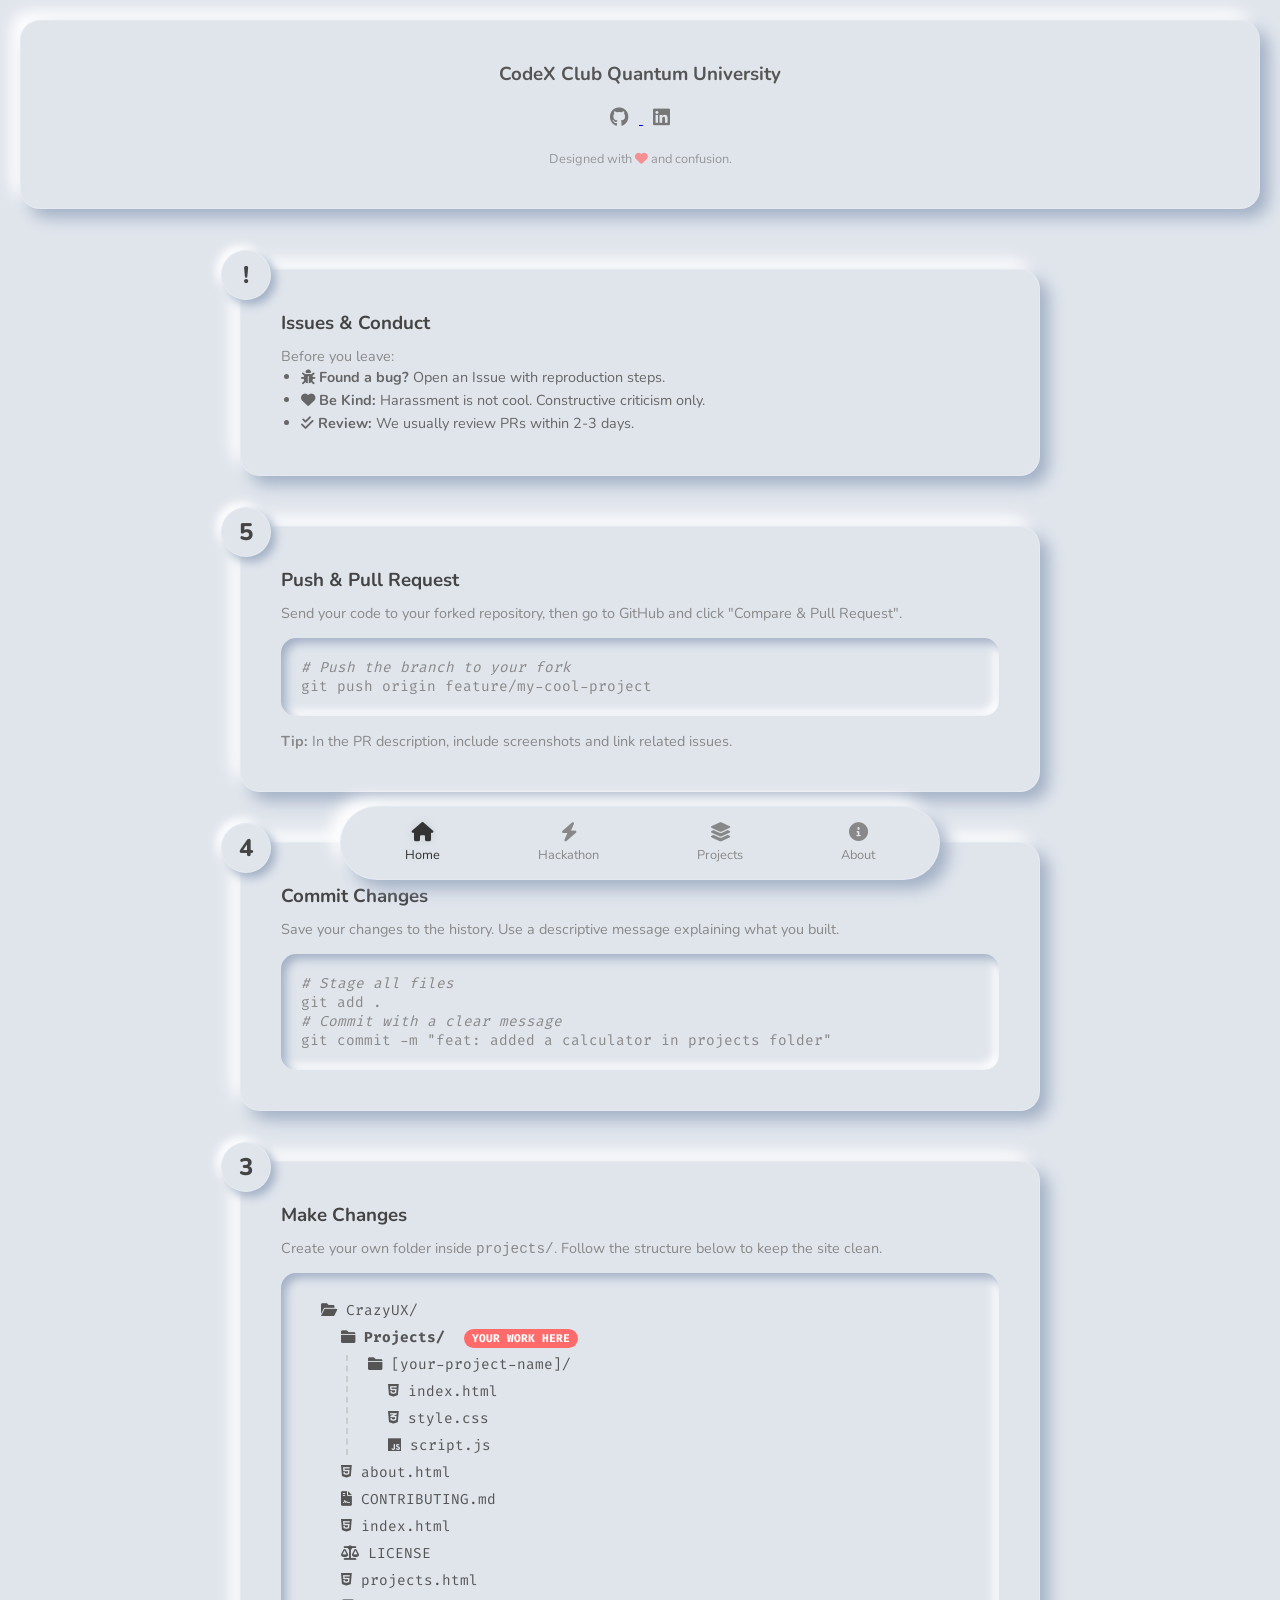
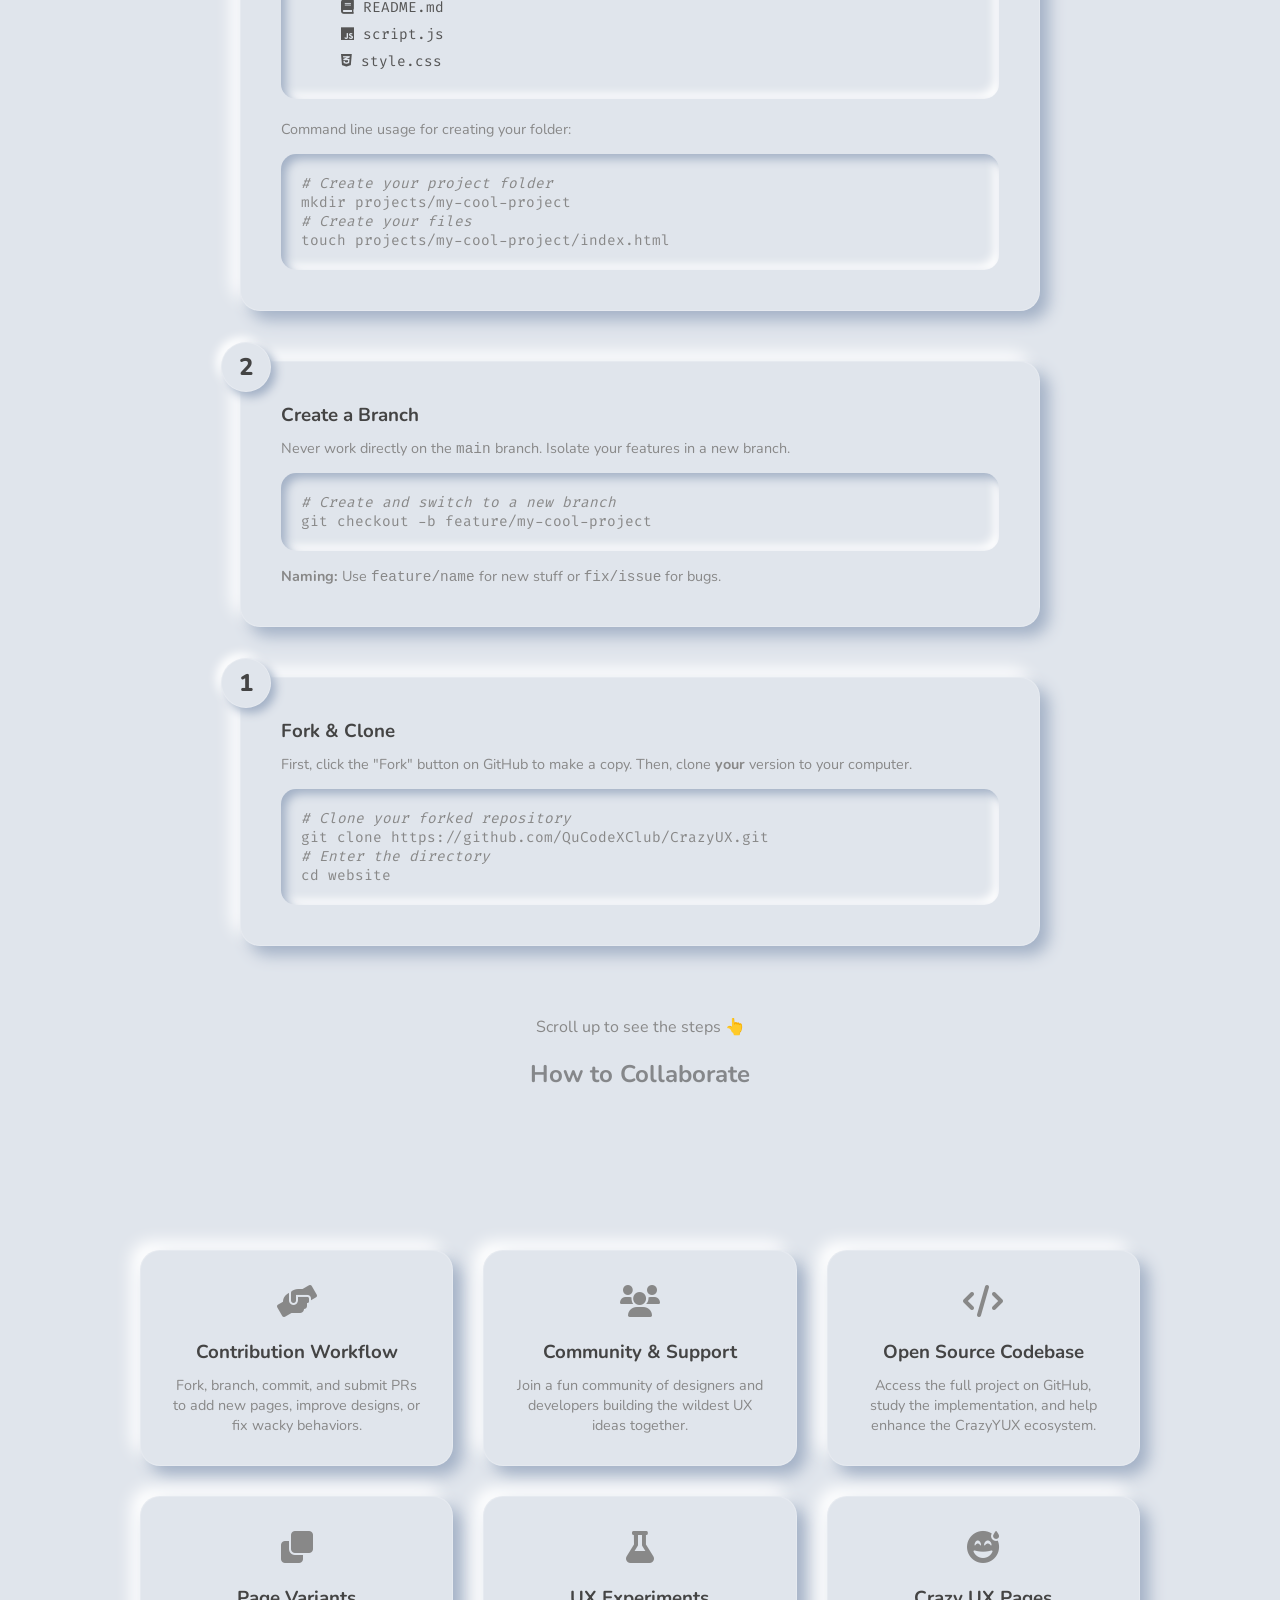
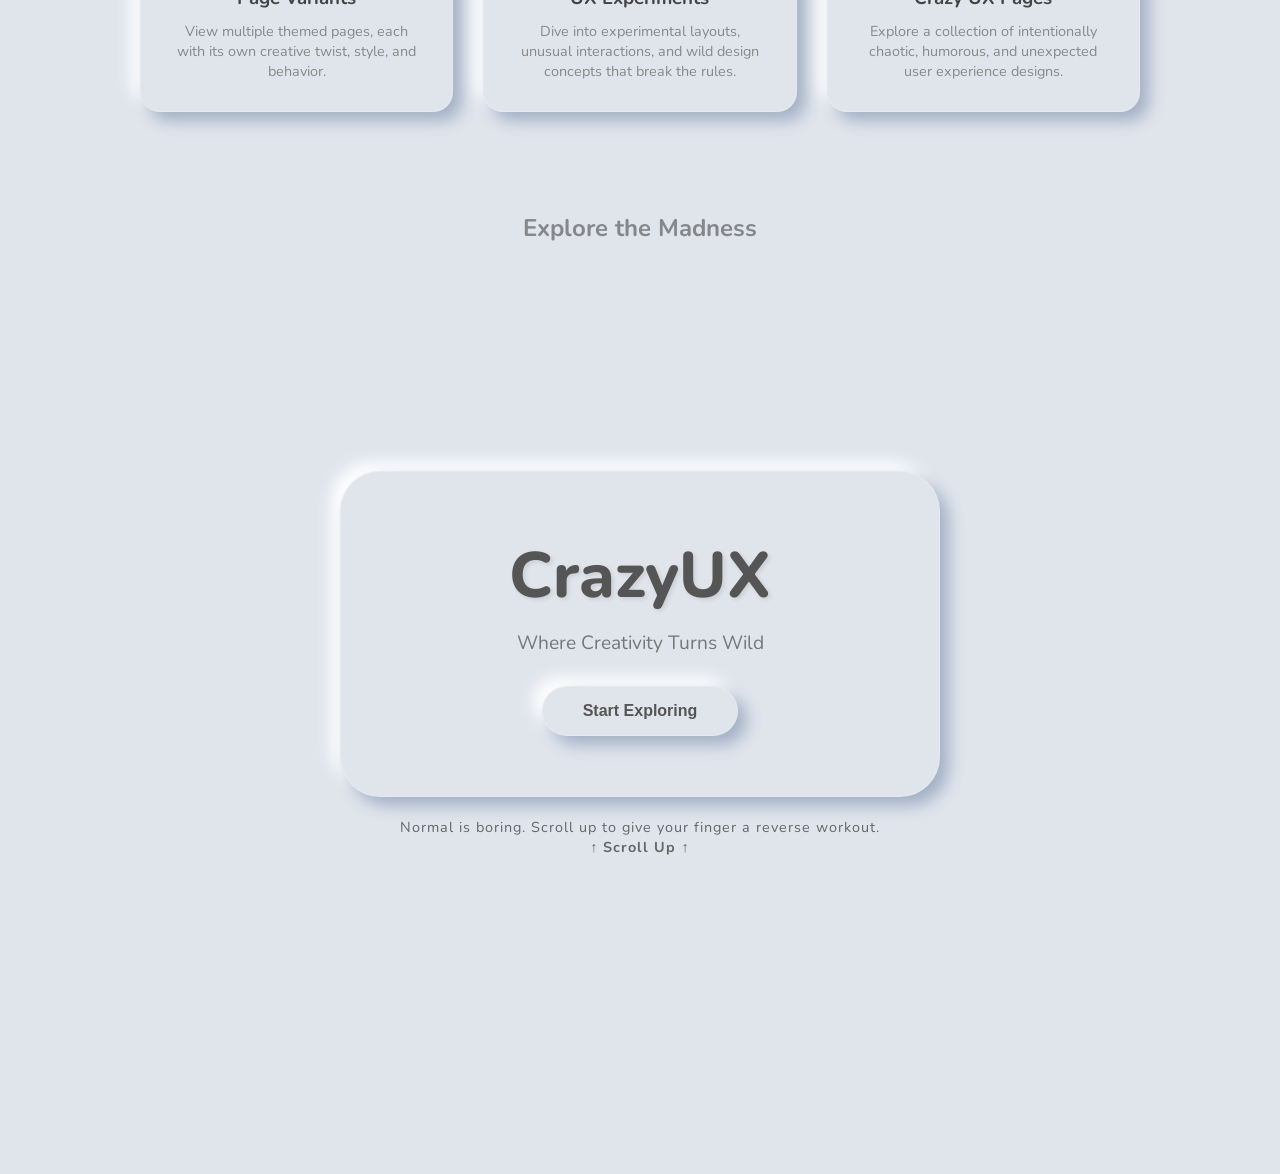
<file: index.html>
<!DOCTYPE html>
<html lang="en">

<head>
    <meta charset="UTF-8">
    <meta name="viewport" content="width=device-width, initial-scale=1.0">
    <meta name="description"
        content="CrazyUX - Where Creativity Turns Wild. Explore experimental UX designs, crazy user interfaces, and contribute your own creative web page to this open-source community project by CodeX Club Quantum University.">
    <meta name="keywords"
        content="CrazyUX, crazy UX, experimental UI, neumorphic design, open source, CodeX Club, Quantum University, web design, creative web, UX experiments">
    <meta name="robots" content="index, follow">
    <meta name="author" content="CodeX Club Quantum University">
    <meta name="publisher" content="CodeX Club Quantum University">
    <meta name="application-name" content="CrazyUX">
    <link rel="canonical" href="https://crazyux.qucodex.com/">
    <!-- Standard favicon -->
    <link rel="icon" href="logo.png" type="image/png">

    <!-- Shortcut icon (older browsers) -->
    <link rel="shortcut icon" href="logo.ico">

    <!-- Apple devices -->
    <link rel="apple-touch-icon" href="logo.png">

    <!-- Different sizes -->
    <link rel="icon" sizes="32x32" href="logo-32.png">
    <link rel="icon" sizes="16x16" href="logo-16.png">

    <!-- Android / Chrome -->
    <link rel="manifest" href="site.webmanifest">

    <!-- Microsoft tiles -->
    <meta name="msapplication-TileImage" content="logo.png">
    <meta name="msapplication-TileColor" content="#ffffff">

    <!-- Theme color for browser -->
    <meta name="theme-color" content="#ffffff">
    <meta property="og:title" content="CrazyUX | Where Creativity Turns Wild">
    <meta property="og:description"
        content="Explore experimental UX designs, crazy user interfaces, and contribute your own creative web page to this open-source community project by CodeX Club Quantum University.">
    <meta property="og:image" content="https://crazyux.qucodex.com/logo.png">
    <meta property="og:url" content="https://crazyux.qucodex.com/">
    <meta property="og:type" content="website">
    <meta property="og:site_name" content="CrazyUX">
    <meta property="og:locale" content="en_US">
    <meta property="og:image:width" content="1200">
    <meta property="og:image:height" content="630">
    <meta name="twitter:card" content="summary_large_image">
    <meta name="twitter:title" content="CrazyUX | Where Creativity Turns Wild">
    <meta name="twitter:description"
        content="Explore experimental UX designs, crazy user interfaces, and contribute your own creative web page to this open-source community project.">
    <meta name="twitter:image" content="https://crazyux.qucodex.com/logo.png">
    <meta name="twitter:site" content="@QuCodeXClub">
    <meta name="twitter:creator" content="@QuCodeXClub">
    <title>CrazyUX | Upside Down</title>

    <link rel="stylesheet" href="style.css">
    <link rel="icon" type="image/png" href="https://ui-avatars.com/api/?name=CUX&background=e0e5ec&color=555&size=200">

    <link
        href="https://fonts.googleapis.com/css2?family=Nunito:wght@400;600;800&family=Fira+Code:wght@400;600&display=swap"
        rel="stylesheet">
    <link rel="stylesheet" href="https://cdnjs.cloudflare.com/ajax/libs/font-awesome/6.0.0/css/all.min.css">
</head>

<body>

    <main class="content-wrapper">
        <header class="inverted-footer neumorphic-box">
            <div class="footer-content">
                <h3>CodeX Club Quantum University</h3>
                <div class="social-links">
                    <a href="https://github.com/QuCodeXClub" target="_blank">
                        <button class="social-btn">
                            <i class="fa-brands fa-github"></i>
                        </button>
                    </a>

                    <a href="https://www.linkedin.com/company/qucodex/" target="_blank">
                        <button class="social-btn">
                            <i class="fa-brands fa-linkedin"></i>
                        </button>
                    </a>

                </div>
                <p class="small-text">Designed with <i class="fa-solid fa-heart" style="color: #ff6b6b;"></i> and
                    confusion.</p>
            </div>
        </header>


        <section class="collab-section" style="margin-bottom: 100px;">

            <div class="neu-card step-card">
                <div class="step-badge">!</div>
                <h3>Issues & Conduct</h3>
                <p>Before you leave:</p>
                <ul style="margin-left: 20px; color: #666; font-size: 0.9rem; line-height: 1.6;">
                    <li><i class="fa-solid fa-bug"></i> <strong>Found a bug?</strong> Open an Issue with reproduction
                        steps.</li>
                    <li><i class="fa-solid fa-heart"></i> <strong>Be Kind:</strong> Harassment is not cool. Constructive
                        criticism only.</li>
                    <li><i class="fa-solid fa-check-double"></i> <strong>Review:</strong> We usually review PRs within
                        2-3 days.</li>
                </ul>
            </div>

            <div class="neu-card step-card">
                <div class="step-badge">5</div>
                <h3>Push & Pull Request</h3>
                <p>Send your code to your forked repository, then go to GitHub and click "Compare & Pull Request".</p>
                <div class="code-block">
                    <p class="comment"># Push the branch to your fork</p>
                    <p>git push origin feature/my-cool-project</p>
                </div>
                <p style="margin-top: 15px; font-size: 0.9rem;"><strong>Tip:</strong> In the PR description, include
                    screenshots and link related issues.</p>
            </div>

            <div class="neu-card step-card">
                <div class="step-badge">4</div>
                <h3>Commit Changes</h3>
                <p>Save your changes to the history. Use a descriptive message explaining what you built.</p>
                <div class="code-block">
                    <p class="comment"># Stage all files</p>
                    <p>git add .</p>
                    <p class="comment"># Commit with a clear message</p>
                    <p>git commit -m "feat: added a calculator in projects folder"</p>
                </div>
            </div>

            <div class="neu-card step-card">
                <div class="step-badge">3</div>
                <h3>Make Changes</h3>
                <p>Create your own folder inside <code>projects/</code>. Follow the structure below to keep the site
                    clean.</p>

                <div class="file-tree neumorphic-inset" style="margin-bottom: 20px;">
                    <ul>
                        <li><i class="fa-solid fa-folder-open"></i> CrazyUX/</li>
                        <li>
                            <ul>
                                <li class="highlight-folder"><i class="fa-solid fa-folder"></i> Projects/ <span
                                        class="badge">YOUR WORK HERE</span></li>
                                <li>
                                    <ul class="nested-projects">
                                        <li class="new-project"><i class="fa-solid fa-folder"></i> [your-project-name]/
                                        </li>
                                        <li>
                                            <ul>
                                                <li><i class="fa-brands fa-html5"></i> index.html</li>
                                                <li><i class="fa-brands fa-css3-alt"></i> style.css</li>
                                                <li><i class="fa-brands fa-js"></i> script.js</li>
                                            </ul>
                                        </li>
                                    </ul>
                                </li>

                                <li><i class="fa-brands fa-html5"></i> about.html</li>
                                <li><i class="fa-solid fa-file-contract"></i> CONTRIBUTING.md</li>
                                <li><i class="fa-brands fa-html5"></i> index.html</li>
                                <li><i class="fa-solid fa-scale-balanced"></i> LICENSE</li>
                                <li><i class="fa-brands fa-html5"></i> projects.html</li>
                                <li><i class="fa-solid fa-book"></i> README.md</li>
                                <li><i class="fa-brands fa-js"></i> script.js</li>
                                <li><i class="fa-brands fa-css3-alt"></i> style.css</li>
                            </ul>
                        </li>
                    </ul>
                </div>

                <p>Command line usage for creating your folder:</p>
                <div class="code-block">
                    <p class="comment"># Create your project folder</p>
                    <p>mkdir projects/my-cool-project</p>
                    <p class="comment"># Create your files</p>
                    <p>touch projects/my-cool-project/index.html</p>
                </div>
            </div>

            <div class="neu-card step-card">
                <div class="step-badge">2</div>
                <h3>Create a Branch</h3>
                <p>Never work directly on the <code>main</code> branch. Isolate your features in a new branch.</p>
                <div class="code-block">
                    <p class="comment"># Create and switch to a new branch</p>
                    <p>git checkout -b feature/my-cool-project</p>
                </div>
                <p style="margin-top: 15px; font-size: 0.9rem;"><strong>Naming:</strong> Use <code>feature/name</code>
                    for new stuff or <code>fix/issue</code> for bugs.</p>
            </div>

            <div class="neu-card step-card">
                <div class="step-badge">1</div>
                <h3>Fork & Clone</h3>
                <p>First, click the "Fork" button on GitHub to make a copy. Then, clone <strong>your</strong> version to
                    your computer.</p>
                <div class="code-block">
                    <p class="comment"># Clone your forked repository</p>
                    <p>git clone https://github.com/QuCodeXClub/CrazyUX.git</p>
                    <p class="comment"># Enter the directory</p>
                    <p>cd website</p>
                </div>
            </div>

            <div style="text-align: center; margin-top: 20px;">
                <p style="color: #888; margin-bottom: 20px;">Scroll up to see the steps 👆</p>
                <h2 class="section-title">How to Collaborate</h2>
            </div>

        </section>


        <section class="card-grid-section">

            <div class="grid-container">

                <div class="neu-card">
                    <div class="icon-box"><i class="fa-solid fa-handshake-angle"></i></div>
                    <h3>Contribution Workflow</h3>
                    <p>Fork, branch, commit, and submit PRs to add new pages, improve designs, or fix wacky behaviors.
                    </p>
                </div>

                <div class="neu-card">
                    <div class="icon-box"><i class="fa-solid fa-users"></i></div>
                    <h3>Community & Support</h3>
                    <p>Join a fun community of designers and developers building the wildest UX ideas together.</p>
                </div>
                <div class="neu-card">
                    <div class="icon-box"><i class="fa-solid fa-code"></i></div>
                    <h3>Open Source Codebase</h3>
                    <p>Access the full project on GitHub, study the implementation, and help enhance the CrazyYUX
                        ecosystem.</p>
                </div>
                <div class="neu-card">
                    <div class="icon-box"><i class="fa-solid fa-clone"></i></div>
                    <h3>Page Variants</h3>
                    <p>View multiple themed pages, each with its own creative twist, style, and behavior.</p>
                </div>
                <div class="neu-card">
                    <div class="icon-box"><i class="fa-solid fa-flask"></i></div>
                    <h3>UX Experiments</h3>
                    <p>Dive into experimental layouts, unusual interactions, and wild design concepts that break the
                        rules.</p>
                </div>
                <div class="neu-card">
                    <div class="icon-box"><i class="fa-solid fa-face-grin-beam-sweat"></i></div>
                    <h3>Crazy UX Pages</h3>
                    <p>Explore a collection of intentionally chaotic, humorous, and unexpected user experience designs.
                    </p>
                </div>
            </div>


            <div class="bottom-spacer"></div>
            <h2 class="section-title">Explore the Madness</h2>
        </section>

        <section class="hero-section">
            <div class="hero-container neumorphic-box">
                <h1 class="logo-text">CrazyUX</h1>
                <p class="subtitle">Where Creativity Turns Wild</p>
                <a href="./projects.html">
                    <button class="neu-btn">Start Exploring</button>
                </a>

            </div>
            <p class="scroll-teaser ">
                Normal is boring. Scroll up to give your finger a reverse workout. <br> <b>&uarr; Scroll Up &uarr;</b>
            </p>
        </section>

    </main>

    <nav class="bottom-nav">

        <ul class="nav-list neumorphic-pill">
            <li class="nav-item active">
                <a href="index.html"><i class="fa-solid fa-house"></i><span>Home</span></a>
            </li>
            <li class="nav-item active">
                <a href="hackathon.html"><i class="fa-solid fa-bolt"></i><span>Hackathon</span></a>
            </li>
            <li class="nav-item">
                <a href="projects.html"><i class="fa-solid fa-layer-group"></i><span>Projects</span></a>
            </li>
            <li class="nav-item">
                <a href="about.html"><i class="fa-solid fa-circle-info"></i><span>About</span></a>
            </li>
            <!-- <li class="nav-item">
                <a href="#"><i class="fa-solid fa-calendar-day"></i><span>Event</span></a>
            </li>
            <li class="nav-item">
                <a href="#"><i class="fa-solid fa-envelope"></i><span>Contact</span></a>
            </li> -->
        </ul>
    </nav>

    <script src="script.js"></script>
</body>

</html>
</file>
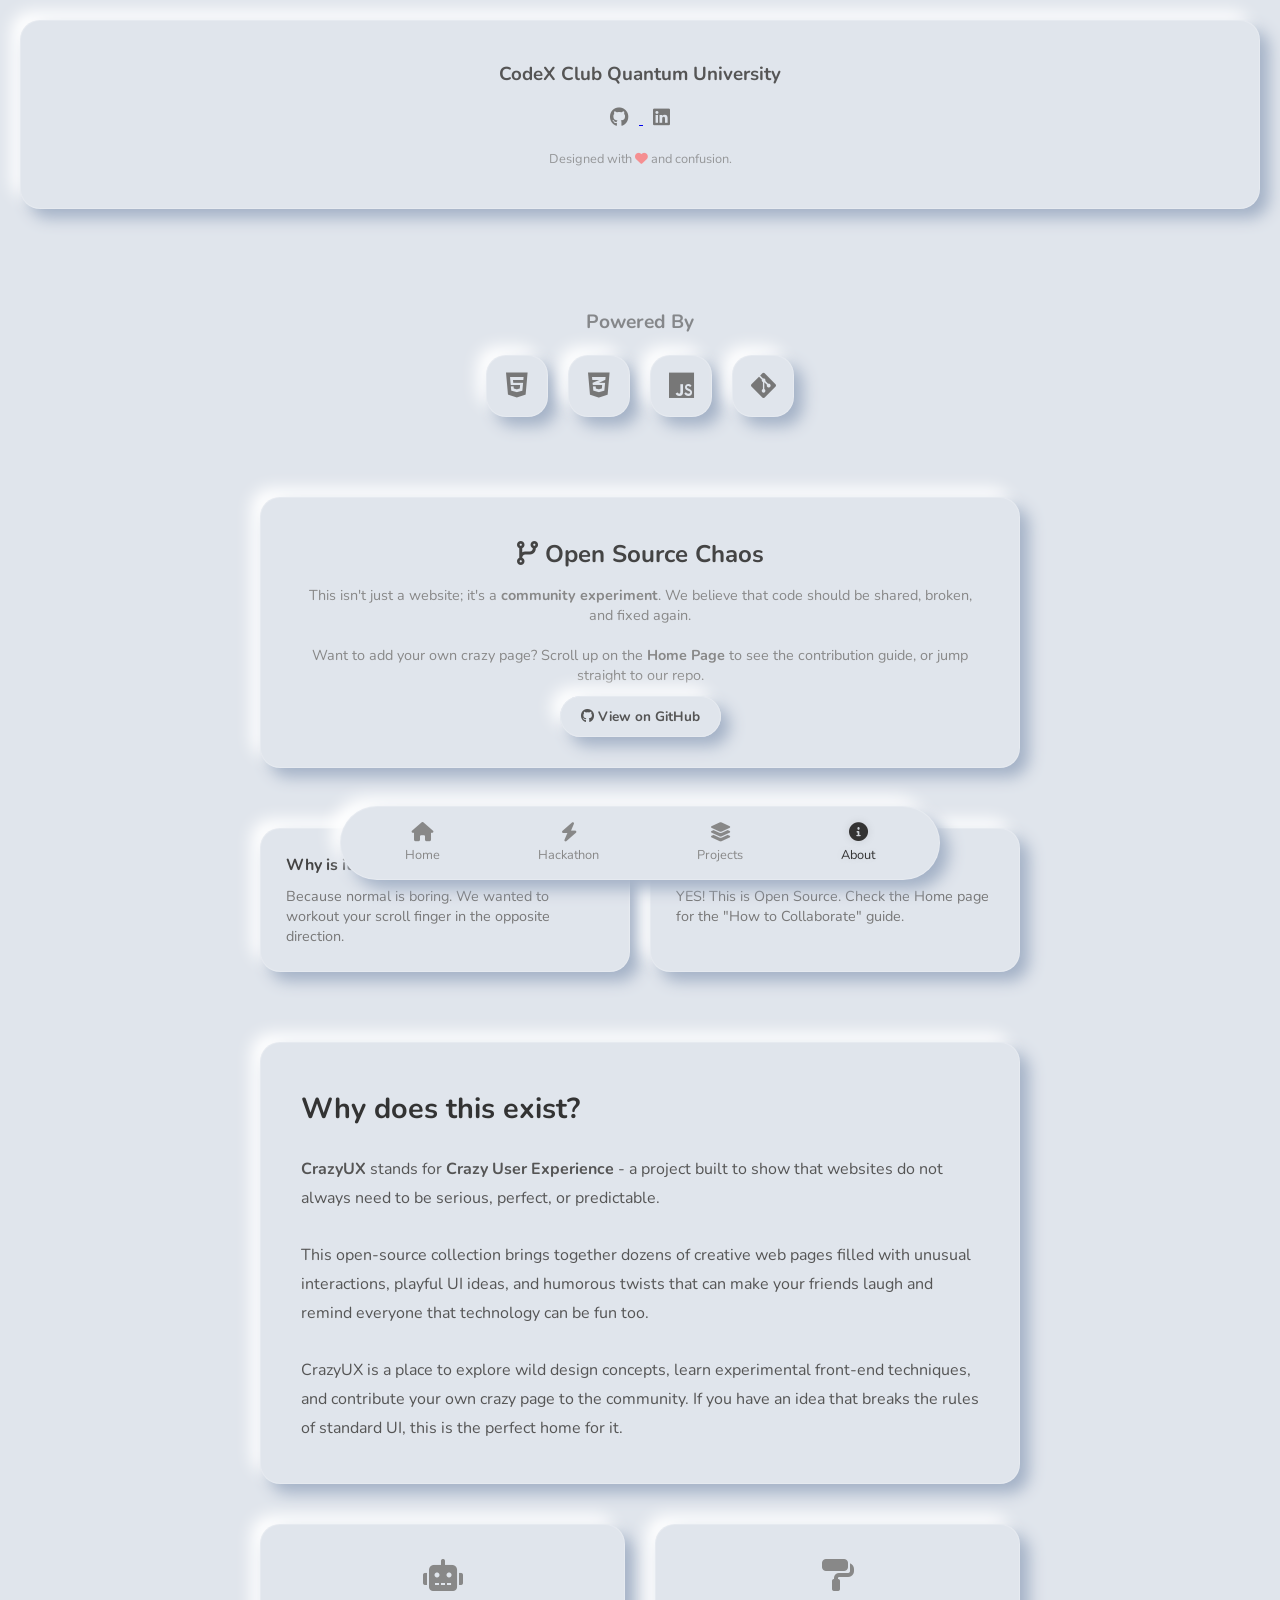
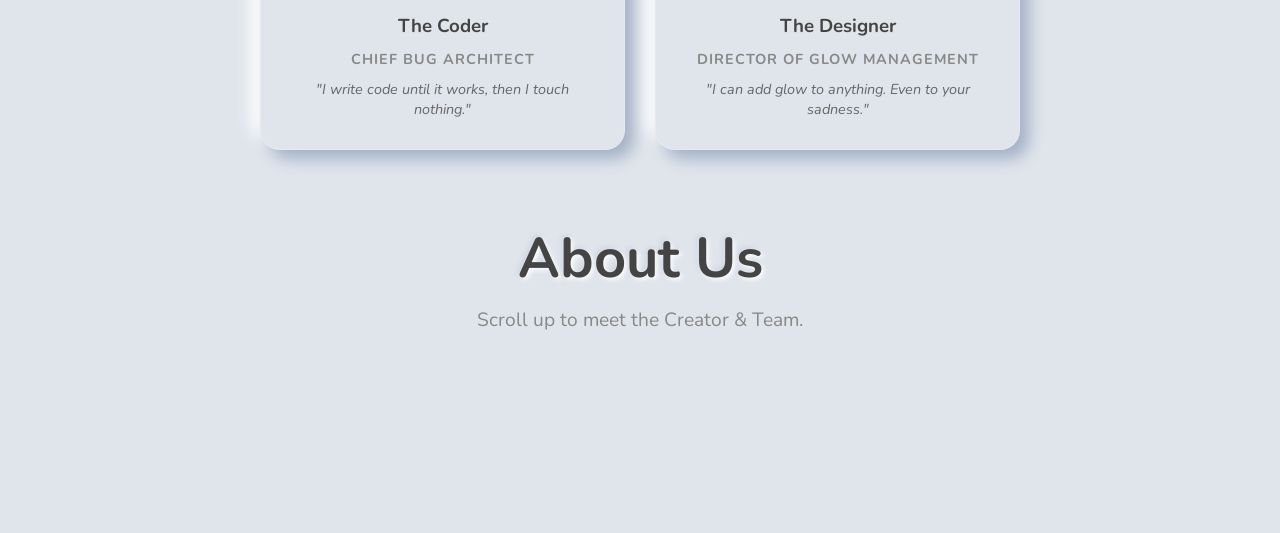
<file: about.html>
<!DOCTYPE html>
<html lang="en">

<head>
    <meta charset="UTF-8">
    <meta name="viewport" content="width=device-width, initial-scale=1.0">
    <meta name="description" content="About CrazyUX - Learn about the open-source CrazyUX project, the team behind it, and why this experimental UX playground was created by CodeX Club Quantum University.">
    <meta name="keywords" content="CrazyUX, about, CodeX Club, Quantum University, open source, creative UX, web design team, experimental interfaces">
    <meta name="robots" content="index, follow">
    <meta name="author" content="CodeX Club Quantum University">
    <meta name="publisher" content="CodeX Club Quantum University">
    <meta name="application-name" content="CrazyUX">
    <link rel="canonical" href="https://crazyux.qucodex.com/about.html">
    <link rel="icon" href="logo.png" type="image/png">

    <!-- Shortcut icon (older browsers) -->
    <link rel="shortcut icon" href="logo.ico">

    <!-- Apple devices -->
    <link rel="apple-touch-icon" href="logo.png">

    <!-- Different sizes -->
    <link rel="icon" sizes="32x32" href="logo-32.png">
    <link rel="icon" sizes="16x16" href="logo-16.png">

    <!-- Android / Chrome -->
    <link rel="manifest" href="site.webmanifest">

    <!-- Microsoft tiles -->
    <meta name="msapplication-TileImage" content="logo.png">
    <meta name="msapplication-TileColor" content="#ffffff">

    <!-- Theme color for browser -->
    <meta name="theme-color" content="#ffffff">
    <meta property="og:title" content="About CrazyUX | CodeX Club Quantum University">
    <meta property="og:description" content="Learn about the open-source CrazyUX project, the team behind it, and why this experimental UX playground was created by CodeX Club Quantum University.">
    <meta property="og:image" content="https://crazyux.qucodex.com/logo.png">
    <meta property="og:url" content="https://crazyux.qucodex.com/about.html">
    <meta property="og:type" content="website">
    <meta property="og:site_name" content="CrazyUX">
    <meta property="og:locale" content="en_US">
    <meta property="og:image:width" content="1200">
    <meta property="og:image:height" content="630">
    <meta name="twitter:card" content="summary_large_image">
    <meta name="twitter:title" content="About CrazyUX | CodeX Club Quantum University">
    <meta name="twitter:description" content="Learn about the open-source CrazyUX project, the team behind it, and why this experimental UX playground was created by CodeX Club Quantum University.">
    <meta name="twitter:image" content="https://crazyux.qucodex.com/logo.png">
    <meta name="twitter:site" content="@QuCodeXClub">
    <meta name="twitter:creator" content="@QuCodeXClub">
    <title>CrazyUX | About</title>
    <link rel="icon" type="image/png" href="https://ui-avatars.com/api/?name=CUX&background=e0e5ec&color=555&size=200">

    <link rel="stylesheet" href="style.css">
    <link href="https://fonts.googleapis.com/css2?family=Nunito:wght@400;600;800&display=swap" rel="stylesheet">
    <link rel="stylesheet" href="https://cdnjs.cloudflare.com/ajax/libs/font-awesome/6.0.0/css/all.min.css">
</head>

<body>

    <main class="content-wrapper">

       <header class="inverted-footer neumorphic-box">
            <div class="footer-content">
                <h3>CodeX Club Quantum University</h3>
                <div class="social-links">
                    <a href="https://github.com/QuCodeXClub" target="_blank">
                        <button class="social-btn">
                            <i class="fa-brands fa-github"></i>
                        </button>
                    </a>

                    <a href="https://www.linkedin.com/company/qucodex/" target="_blank">
                        <button class="social-btn">
                            <i class="fa-brands fa-linkedin"></i>
                        </button>
                    </a>

                </div>
                <p class="small-text">Designed with <i class="fa-solid fa-heart" style="color: #ff6b6b;"></i> and
                    confusion.</p>
            </div>
        </header>

        <section class="tech-section">
            <h2 class="section-title" style="text-align: center; margin-bottom: 20px; font-size: 1.2rem;">Powered By
            </h2>
            <div class="tech-icons">
                <div class="neu-card icon-card" title="HTML5"><i class="fa-brands fa-html5"></i></div>
                <div class="neu-card icon-card" title="CSS3"><i class="fa-brands fa-css3-alt"></i></div>
                <div class="neu-card icon-card" title="JavaScript"><i class="fa-brands fa-js"></i></div>
                <div class="neu-card icon-card" title="Git"><i class="fa-brands fa-git-alt"></i></div>
            </div>
        </section>

        <section class="os-section">
            <div class="neu-card wide-card">
                <div class="content-split">
                    <div class="text-part">
                        <h3><i class="fa-solid fa-code-branch"></i> Open Source Chaos</h3>
                        <p>
                            This isn't just a website; it's a <strong>community experiment</strong>.
                            We believe that code should be shared, broken, and fixed again.
                        </p>
                        <p>
                            Want to add your own crazy page? Scroll up on the <strong>Home Page</strong> to see the
                            contribution guide, or jump straight to our repo.
                        </p>
                        <a href="https://github.com/QuCodeXClub/CrazyUX" target="_blank" class="neu-btn small-btn">
                            <i class="fa-brands fa-github"></i> View on GitHub
                        </a>
                    </div>
                </div>
            </div>
        </section>


        <section class="about-section">

            <div class="faq-grid">
                <div class="neu-card faq-card">
                    <h4>Why is it upside down?</h4>
                    <p>Because normal is boring. We wanted to workout your scroll finger in the opposite direction.</p>
                </div>
                <div class="neu-card faq-card">
                    <h4>Can I contribute?</h4>
                    <p>YES! This is Open Source. Check the Home page for the "How to Collaborate" guide.</p>
                </div>
            </div>

            <div class="manifesto-box neumorphic-box">

                <h2>Why does this exist?</h2>
                <p>
                    <strong>CrazyUX</strong> stands for <strong>Crazy User Experience</strong> - a project built to show
                    that
                    websites do not always need to be serious, perfect, or predictable.
                    <br><br>
                    This open-source collection brings together dozens of creative web pages filled with unusual
                    interactions,
                    playful UI ideas, and humorous twists that can make your friends laugh and remind everyone that
                    technology
                    can be fun too.
                    <br><br>
                    CrazyUX is a place to explore wild design concepts, learn experimental front-end techniques, and
                    contribute
                    your own crazy page to the community. If you have an idea that breaks the rules of standard UI, this
                    is the
                    perfect home for it.
                </p>
            </div>

            <div class="team-grid">
                <div class="neu-card team-card">
                    <div class="icon-box"><i class="fa-solid fa-robot"></i></div>
                    <h3>The Coder</h3>
                    <p class="role">Chief Bug Architect</p>
                    <p class="desc">"I write code until it works, then I touch nothing."</p>
                </div>

                <div class="neu-card team-card">
                    <div class="icon-box"><i class="fa-solid fa-paint-roller"></i></div>
                    <h3>The Designer</h3>
                    <p class="role">Director of Glow Management</p>
                    <p class="desc">"I can add glow to anything. Even to your sadness."</p>
                </div>
            </div>


        </section>

        <section class="bottom-header-section">
            <h1 class="big-title">About Us</h1>
            <p class="sub-text">Scroll up to meet the Creator & Team.</p>
            <div class="bottom-spacer"></div>
        </section>

    </main>

    <nav class="bottom-nav">
        <ul class="nav-list neumorphic-pill">
            <li class="nav-item">
                <a href="index.html"><i class="fa-solid fa-house"></i><span>Home</span></a>
            </li>
            <li class="nav-item active">
                <a href="hackathon.html"><i class="fa-solid fa-bolt"></i><span>Hackathon</span></a>
            </li>
            <li class="nav-item">
                <a href="projects.html"><i class="fa-solid fa-layer-group"></i><span>Projects</span></a>
            </li>
            <li class="nav-item active">
                <a href="about.html"><i class="fa-solid fa-circle-info"></i><span>About</span></a>
            </li>

            <!-- <li class="nav-item">
                <a href="#"><i class="fa-solid fa-calendar-day"></i><span>Event</span></a>
            </li>
            <li class="nav-item">
                <a href="#"><i class="fa-solid fa-envelope"></i><span>Contact</span></a>
            </li> -->
        </ul>
    </nav>

    <script src="script.js"></script>
</body>

</html>
</file>
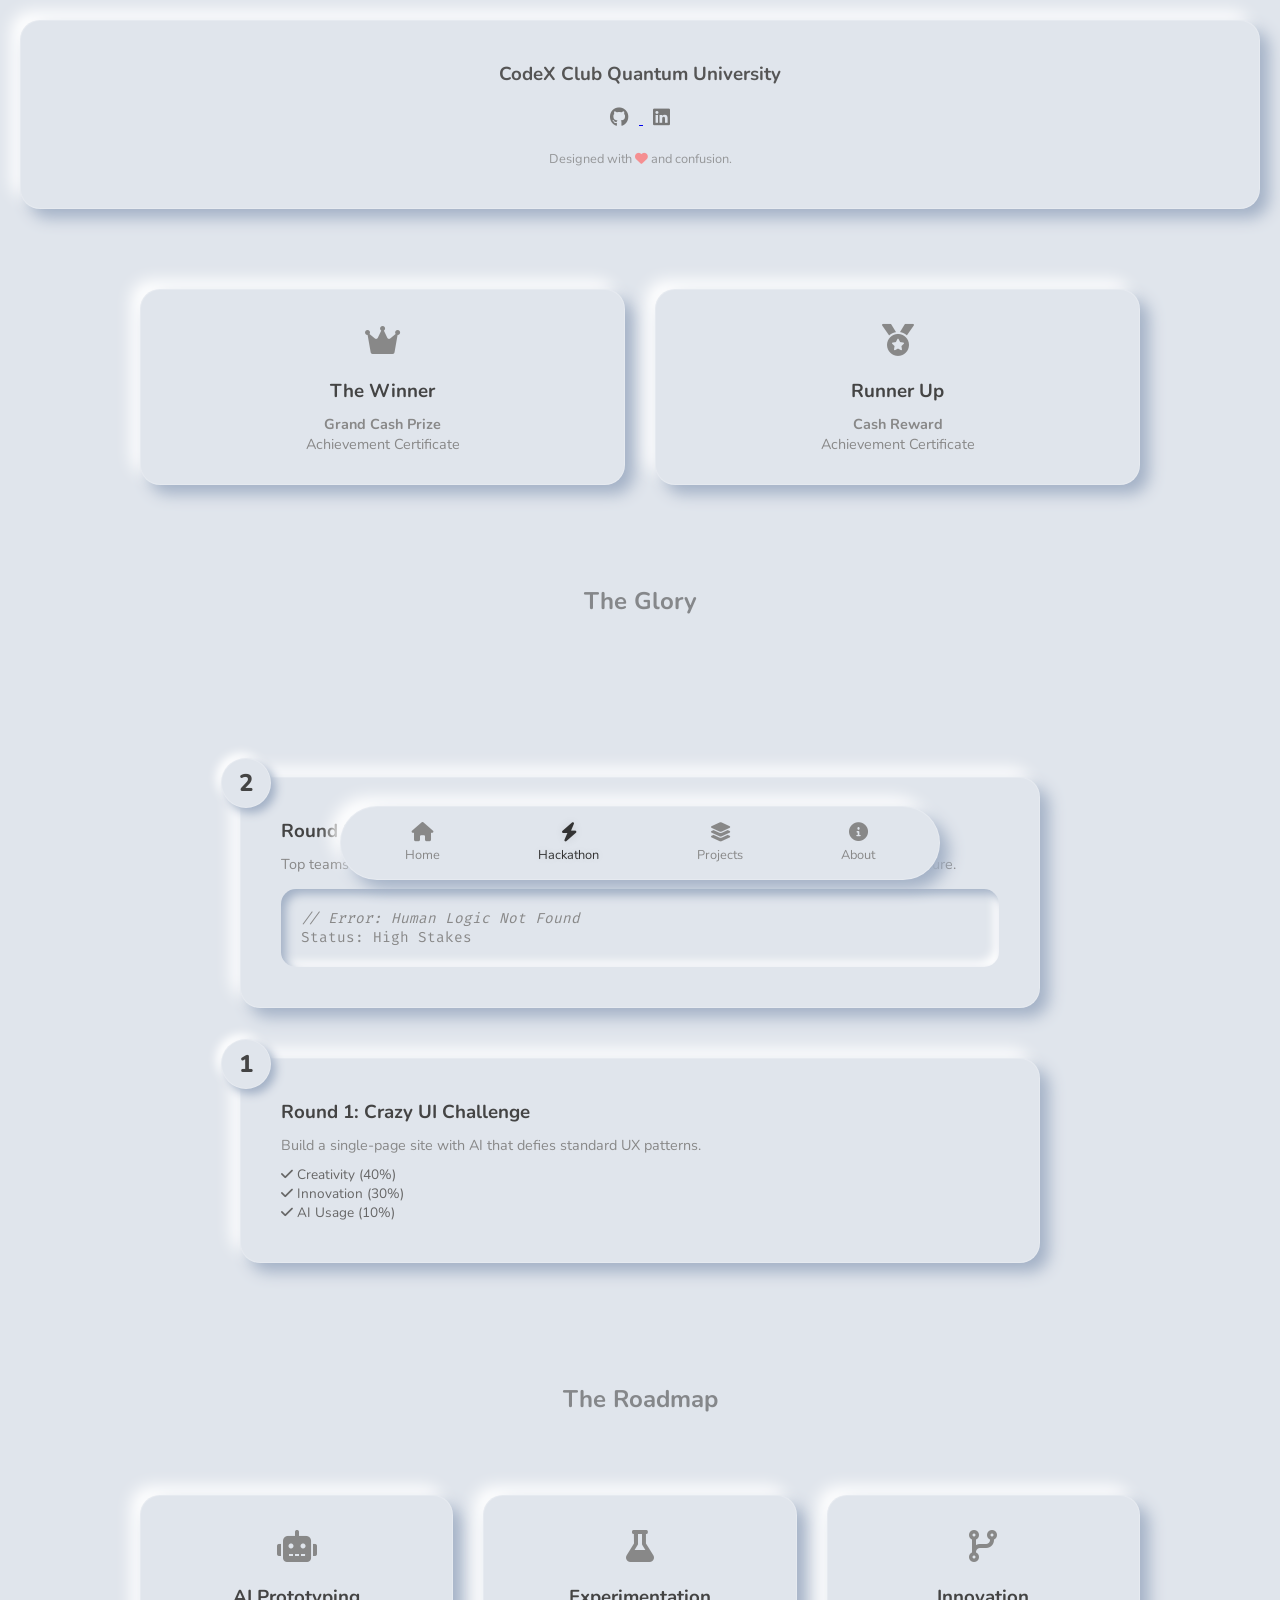
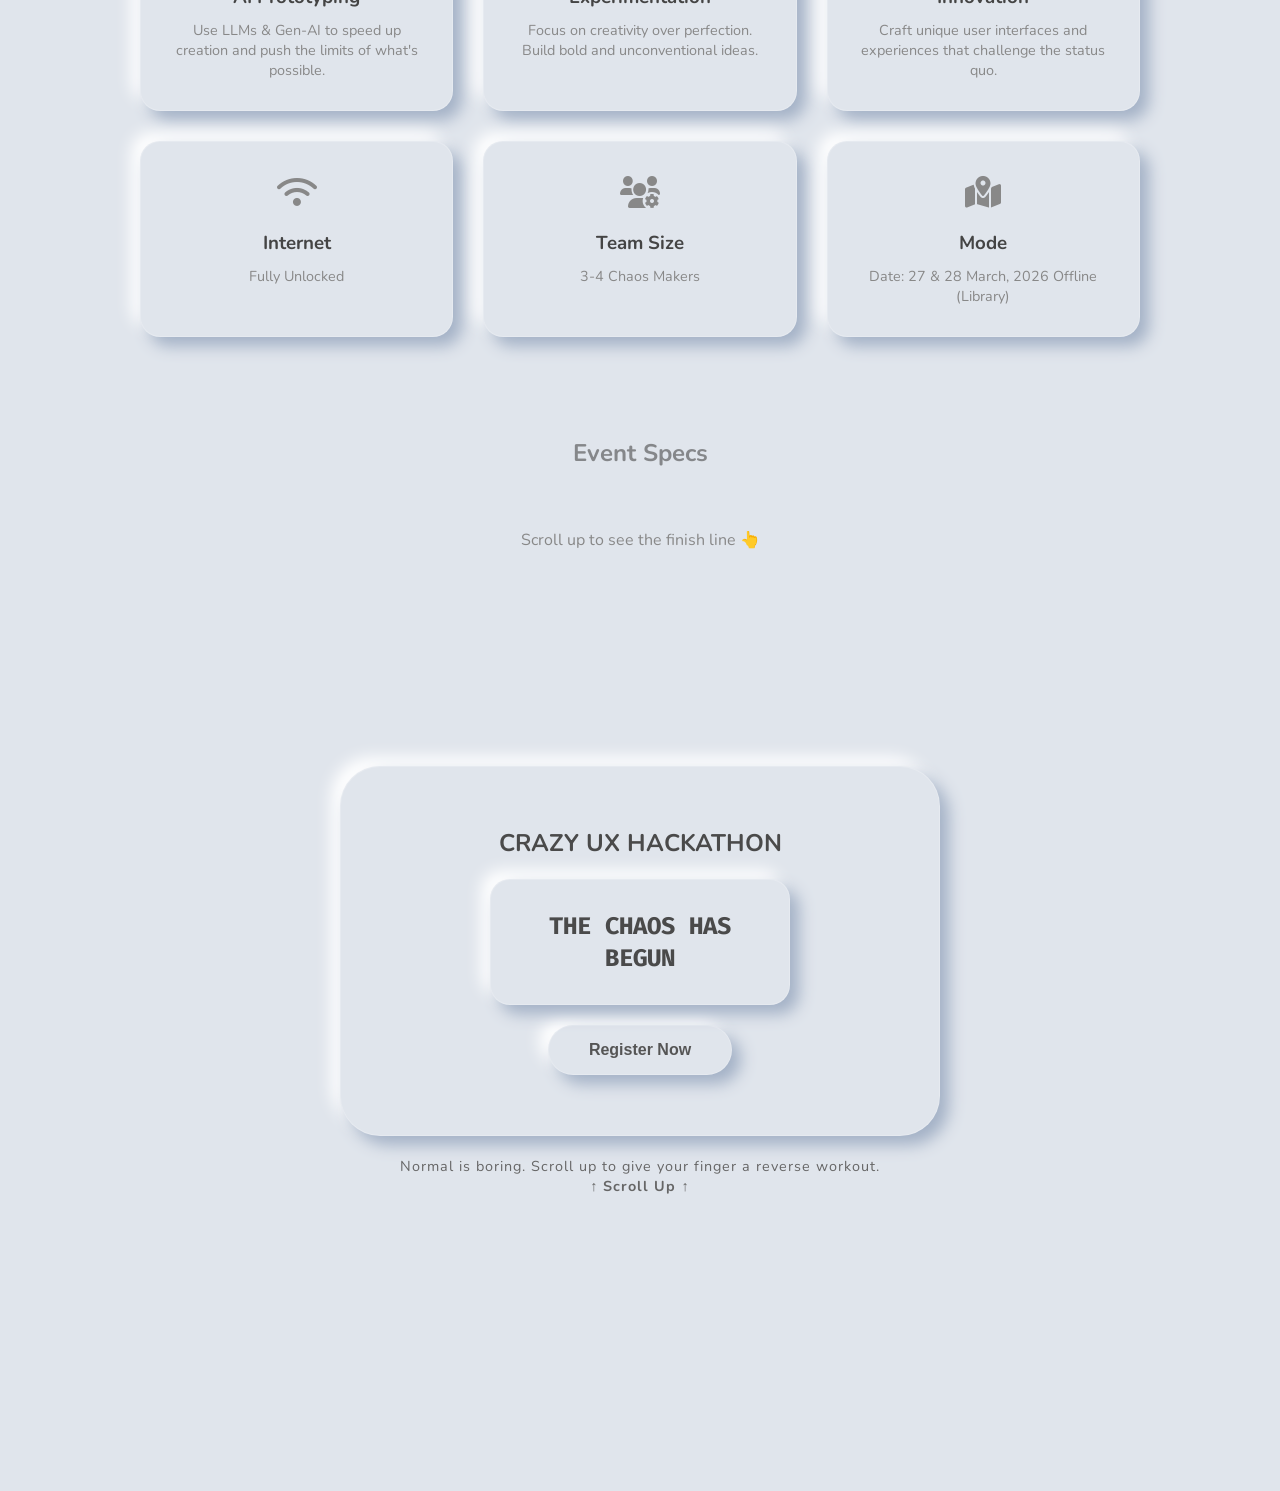
<file: hackathon.html>
<!DOCTYPE html>
<html lang="en">

<head>
    <meta charset="UTF-8">
    <meta name="viewport" content="width=device-width, initial-scale=1.0">
    <meta name="description" content="CrazyUX Hackathon - Join the Crazy UX Hackathon on 27-28 March 2026 at Quantum University. Build creative AI-powered web experiences, compete in two rounds, and win prizes.">
    <meta name="keywords" content="CrazyUX Hackathon, crazy UX hackathon, AI hackathon, web design competition, CodeX Club, Quantum University, UI challenge, 2026 hackathon">
    <meta name="robots" content="index, follow">
    <meta name="author" content="CodeX Club Quantum University">
    <meta name="publisher" content="CodeX Club Quantum University">
    <meta name="application-name" content="CrazyUX">
    <link rel="canonical" href="https://crazyux.qucodex.com/hackathon.html">
    <link rel="icon" href="logo.png" type="image/png">

    <!-- Shortcut icon (older browsers) -->
    <link rel="shortcut icon" href="logo.ico">

    <!-- Apple devices -->
    <link rel="apple-touch-icon" href="logo.png">

    <!-- Different sizes -->
    <link rel="icon" sizes="32x32" href="logo-32.png">
    <link rel="icon" sizes="16x16" href="logo-16.png">

    <!-- Android / Chrome -->
    <link rel="manifest" href="site.webmanifest">

    <!-- Microsoft tiles -->
    <meta name="msapplication-TileImage" content="logo.png">
    <meta name="msapplication-TileColor" content="#ffffff">

    <!-- Theme color for browser -->
    <meta name="theme-color" content="#ffffff">
    <meta property="og:title" content="CrazyUX Hackathon | 27-28 March 2026">
    <meta property="og:description" content="Join the Crazy UX Hackathon on 27-28 March 2026 at Quantum University. Build creative AI-powered web experiences, compete in two rounds, and win prizes.">
    <meta property="og:image" content="https://crazyux.qucodex.com/logo.png">
    <meta property="og:url" content="https://crazyux.qucodex.com/hackathon.html">
    <meta property="og:type" content="website">
    <meta property="og:site_name" content="CrazyUX">
    <meta property="og:locale" content="en_US">
    <meta property="og:image:width" content="1200">
    <meta property="og:image:height" content="630">
    <meta name="twitter:card" content="summary_large_image">
    <meta name="twitter:title" content="CrazyUX Hackathon | 27-28 March 2026">
    <meta name="twitter:description" content="Join the Crazy UX Hackathon on 27-28 March 2026 at Quantum University. Build creative AI-powered web experiences and win prizes.">
    <meta name="twitter:image" content="https://crazyux.qucodex.com/logo.png">
    <meta name="twitter:site" content="@QuCodeXClub">
    <meta name="twitter:creator" content="@QuCodeXClub">
    <title>CrazyUX | Hackathon</title>
    <link rel="stylesheet" href="style.css">
    <link rel="icon" type="image/png" href="https://ui-avatars.com/api/?name=CUX&background=e0e5ec&color=555&size=200">

    <link
        href="https://fonts.googleapis.com/css2?family=Nunito:wght@400;600;800&family=Fira+Code:wght@400;600&display=swap"
        rel="stylesheet">
    <link rel="stylesheet" href="https://cdnjs.cloudflare.com/ajax/libs/font-awesome/6.0.0/css/all.min.css">
</head>

<body>

    <main class="content-wrapper">
        <header class="inverted-footer neumorphic-box">
            <div class="footer-content">
                <h3>CodeX Club Quantum University</h3>
                <div class="social-links">
                    <a href="https://github.com/QuCodeXClub" target="_blank">
                        <button class="social-btn">
                            <i class="fa-brands fa-github"></i>
                        </button>
                    </a>

                    <a href="https://www.linkedin.com/company/qucodex/" target="_blank">
                        <button class="social-btn">
                            <i class="fa-brands fa-linkedin"></i>
                        </button>
                    </a>

                </div>
                <p class="small-text">Designed with <i class="fa-solid fa-heart" style="color: #ff6b6b;"></i> and
                    confusion.</p>
            </div>
        </header>

        <section class="card-grid-section">
            <div class="grid-container">

                <div class="neu-card">
                    <div class="icon-box">
                        <i class="fa-solid fa-crown"></i>
                    </div>
                    <h3>The Winner</h3>
                    <p><strong>Grand Cash Prize</strong></p>
                    <p>Achievement Certificate</p>
                </div>

                <div class="neu-card">
                    <div class="icon-box">
                        <i class="fa-solid fa-medal"></i>
                    </div>
                    <h3>Runner Up</h3>
                    <p><strong>Cash Reward</strong></p>
                    <p>Achievement Certificate</p>
                </div>

            </div>
            <div class="bottom-spacer"></div>
            <h2 class="section-title">The Glory</h2>
            <div class="bottom-spacer"></div>
        </section>





        <section class="collab-section ">


            <div class="neu-card step-card">
                <div class="step-badge">2</div>
                <h3>Round 2: AI Problem Solving</h3>
                <p>Top teams will face a surprise "glitch" in a real-world problem and solve it using AI tools under
                    pressure.</p>
                <div class="code-block">
                    <p class="comment">// Error: Human Logic Not Found</p>
                    <p>Status: High Stakes</p>
                </div>
            </div>

            <div class="neu-card step-card">
                <div class="step-badge">1</div>
                <h3>Round 1: Crazy UI Challenge</h3>
                <p>Build a single-page site with AI that defies standard UX patterns.</p>
                <ul style="margin-top: 10px; color: #666; font-size: 0.85rem; list-style: none;">
                    <li><i class="fa-solid fa-check"></i> Creativity (40%)</li>
                    <li><i class="fa-solid fa-check"></i> Innovation (30%)</li>
                    <li><i class="fa-solid fa-check"></i> AI Usage (10%)</li>
                </ul>
            </div>
        </section>

        <section class="card-grid-section">
            <div class="bottom-spacer"></div>
            <h2 class="section-title">The Roadmap</h2>

        </section>

        <section class="card-grid-section">
            <div class="grid-container">
                <div class="neu-card">
                    <div class="icon-box">
                        <i class="fa-solid fa-robot"></i>
                    </div>
                    <h3>AI Prototyping</h3>
                    <p>Use LLMs & Gen-AI to speed up creation and push the limits of what's possible.</p>
                </div>

                <div class="neu-card">
                    <div class="icon-box">
                        <i class="fa-solid fa-flask"></i>
                    </div>
                    <h3>Experimentation</h3>
                    <p>Focus on creativity over perfection. Build bold and unconventional ideas.</p>
                </div>

                <div class="neu-card">
                    <div class="icon-box">
                        <i class="fa-solid fa-code-branch"></i>
                    </div>
                    <h3>Innovation</h3>
                    <p>Craft unique user interfaces and experiences that challenge the status quo.</p>
                </div>

                

               
                <div class="neu-card">
                    <div class="icon-box">
                        <i class="fa-solid fa-wifi"></i>
                    </div>
                    <h3>Internet</h3>
                    <p>Fully Unlocked</p>
                </div>
                 <div class="neu-card">
                    <div class="icon-box">
                        <i class="fa-solid fa-users-gear"></i>
                    </div>
                    <h3>Team Size</h3>
                    <p>3-4 Chaos Makers</p>
                </div>

                <div class="neu-card">
                    <div class="icon-box">
                        <i class="fa-solid fa-map-location-dot"></i>
                    </div>
                    <h3>Mode</h3>
                    <p>Date: 27 & 28 March, 2026 Offline (Library)</p>
                </div>

            </div>
            <div class="bottom-spacer"></div>
            <h2 class="section-title">Event Specs</h2>

            <div style="text-align: center; margin-top: 20px;">
                <p style="color: #888;">Scroll up to see the finish line 👆</p>
            </div>
        </section>



        <section class="hero-section" style="margin-top: 50px;">
            <div class="hero-container neumorphic-box">
                <h1>CRAZY UX HACKATHON</h1>
                <!-- <p class="subtitle">27 March, 2026</p> -->
                <div class="neu-card" style="margin: 20px auto; max-width: 300px;">
                    <h2 id="countdown" style="font-family: 'Fira Code', monospace;">00:00:00:00</h2>

                </div>

                <a href="https://docs.google.com/forms/d/e/1FAIpQLSdT1JkEZ44yIzE3oKeY8PSxeY0VqxT53CMZ-sureM2fKoId_Q/viewform">
                    <button class="neu-btn">Register Now</button>
                </a>
            </div>
            <p class="scroll-teaser ">
                Normal is boring. Scroll up to give your finger a reverse workout. <br> <b>&uarr; Scroll Up &uarr;</b>
            </p>
        </section>

    </main>

    <nav class="bottom-nav">
        <ul class="nav-list neumorphic-pill">
            <li class="nav-item">
                <a href="index.html"><i class="fa-solid fa-house"></i><span>Home</span></a>
            </li>
            <li class="nav-item active">
                <a href="hackathon.html"><i class="fa-solid fa-bolt"></i><span>Hackathon</span></a>
            </li>
            <li class="nav-item">
                <a href="projects.html"><i class="fa-solid fa-layer-group"></i><span>Projects</span></a>
            </li>
            <li class="nav-item">
                <a href="about.html"><i class="fa-solid fa-circle-info"></i><span>About</span></a>
            </li>
        </ul>
    </nav>
    <script src="script.js"></script>
</body>

</html>
</file>
<file: style.css>
:root {
    --bg-color: #e0e5ec; /* Slightly off-white to make white highlights visible */
    --text-color: #4a4a4a;
    --shadow-light: #ffffff;
    --shadow-dark: #a3b1c6;
    --primary-glow: rgba(255, 255, 255, 0.5);
    
    /* Subtle Rainbow Glow Gradient for Hovers */
    --rainbow-glow: -5px -5px 20px rgba(255, 0, 0, 0.1), 
                    5px 5px 20px rgba(0, 255, 255, 0.1), 
                    0px 0px 15px rgba(255, 0, 255, 0.1);
}

* {
    margin: 0;
    padding: 0;
    box-sizing: border-box;
}

body {
    background-color: var(--bg-color);
    font-family: 'Nunito', sans-serif;
    color: var(--text-color);
    overflow-x: hidden;
    /* Soft scroll behavior */
    scroll-behavior: smooth;
}

/* --- Layout Wrappers --- */
.content-wrapper {
    width: 100%;
    min-height: 100vh;
    padding: 20px;
    padding-bottom: 100px; /* Space for bottom nav */
    display: flex;
    flex-direction: column;
    justify-content: flex-end; /* Helps push content visually */
}

/* --- Neumorphic Mixin Classes --- */
.neumorphic-box, .neu-card, .neumorphic-pill, .neu-btn {
    background: var(--bg-color);
    box-shadow: 9px 9px 16px var(--shadow-dark), 
                -9px -9px 16px var(--shadow-light);
    border-radius: 20px;
    border: 1px solid rgba(255,255,255,0.2);
}

/* --- Hero Section (Top) --- */
.hero-section {
    min-height: 80vh;
    display: flex;
    flex-direction: column;
    align-items: center;
    justify-content: center;
    margin-bottom: 50px;
}

.hero-container {
    padding: 60px;
    text-align: center;
    max-width: 600px;
    width: 100%;
    border-radius: 40px;
    transition: all 0.4s ease;
}

.hero-container:hover {
    box-shadow: var(--rainbow-glow);
    transform: translateY(-5px);
}

.logo-text {
    font-size: 4rem;
    font-weight: 800;
    margin-bottom: 10px;
    color: #555;
    text-shadow: 2px 2px 4px rgba(0,0,0,0.1);
}

.subtitle {
    font-size: 1.2rem;
    color: #777;
    margin-bottom: 30px;
}

.neu-btn {
    padding: 15px 40px;
    font-size: 1rem;
    font-weight: 700;
    color: #555;
    cursor: pointer;
    outline: none;
    border-radius: 50px;
    transition: all 0.3s ease;
}

.neu-btn:hover {
    color: #333;
    box-shadow: inset 5px 5px 10px var(--shadow-dark), 
                inset -5px -5px 10px var(--shadow-light);
}

/* --- Grid Section (Bottom) --- */
.card-grid-section {
    padding: 20px;
    display: flex;
    flex-direction: column;
    align-items: center;
}

.section-title {
    margin-bottom: 40px;
    font-size: 1.5rem;
    opacity: 0.6;
}

.grid-container {
    display: grid;
    grid-template-columns: repeat(auto-fit, minmax(250px, 1fr));
    gap: 30px;
    width: 100%;
    max-width: 1000px;
}

.neu-card {
    padding: 30px;
    text-align: center;
    transition: all 0.4s ease;
    cursor: pointer;
}

.neu-card:hover {
    transform: translateY(-10px);
    box-shadow: var(--rainbow-glow);
}

.icon-box {
    font-size: 2rem;
    color: #888;
    margin-bottom: 15px;
}

.neu-card h3 {
    margin-bottom: 10px;
    color: #444;
}

.neu-card p {
    font-size: 0.9rem;
    color: #888;
}

.bottom-spacer {
    height: 100px;
}

/* --- Bottom Navigation (Fixed) --- */
.bottom-nav {
    position: fixed;
    bottom: 20px;
    left: 50%;
    transform: translateX(-50%);
    width: 90%;
    max-width: 600px;
    z-index: 1000;
}

.nav-list {
    display: flex;
    justify-content: space-around;
    padding: 15px;
    list-style: none;
    border-radius: 50px; /* Pill shape */
}

.nav-item a {
    text-decoration: none;
    color: #888;
    display: flex;
    flex-direction: column;
    align-items: center;
    font-size: 0.8rem;
    transition: color 0.3s ease;
}

.nav-item i {
    font-size: 1.2rem;
    margin-bottom: 5px;
}

.nav-item:hover a, .nav-item.active a {
    color: #333;
    text-shadow: 0 0 10px rgba(0,0,0,0.1);
}

/* Mobile Responsiveness */
@media (max-width: 600px) {
    .logo-text { font-size: 2.5rem; }
    .bottom-nav { width: 95%; bottom: 10px; }
}


/* --- ADD TO BOTTOM OF style.css --- */

/* The Inverted Footer (Top of page) */
.inverted-footer {
    width: 100%;
    padding: 40px;
    text-align: center;
    margin-bottom: 60px; /* Space between footer and gallery */
    color: #777;
}

.footer-content h3 {
    margin-bottom: 20px;
    color: #555;
}

.social-links {
    margin-bottom: 20px;
}

.social-btn {
    border: none;
    background: transparent;
    font-size: 1.2rem;
    color: #777;
    margin: 0 10px;
    cursor: pointer;
    transition: transform 0.2s;
}

.social-btn:hover {
    color: #333;
    transform: scale(1.2);
}

.small-text {
    font-size: 0.8rem;
    margin-top: 10px;
    opacity: 0.7;
}

/* Gallery Grid Styling */
.gallery-section {
    width: 100%;
    max-width: 1000px;
    margin: 0 auto;
}

.site-grid {
    display: grid;
    grid-template-columns: repeat(auto-fit, minmax(300px, 1fr));
    gap: 40px;
    padding: 0 20px;
}

/* Detailed Site Card */
.site-card {
    background: var(--bg-color);
    border-radius: 20px;
    overflow: hidden; /* Clips the image corners */
    /* Neomorphic Shadow */
    box-shadow: 9px 9px 16px var(--shadow-dark), 
                -9px -9px 16px var(--shadow-light);
    transition: all 0.4s ease;
    display: flex;
    flex-direction: column;
}

.site-card:hover {
    transform: translateY(-10px);
    box-shadow: var(--rainbow-glow);
}

.card-image {
    width: 100%;
    height: 180px;
    overflow: hidden;
    border-bottom: 1px solid rgba(255,255,255,0.5);
}

.card-image img {
    width: 100%;
    height: 100%;
    object-fit: cover;
    opacity: 0.8;
    transition: opacity 0.3s;
}

.site-card:hover .card-image img {
    opacity: 1;
}

.card-content {
    padding: 20px;
    display: flex;
    flex-direction: column;
    align-items: flex-start;
}

.card-content h3 {
    font-size: 1.2rem;
    margin-bottom: 5px;
    color: #444;
}

.card-content p {
    font-size: 0.9rem;
    color: #888;
    margin-bottom: 20px;
    line-height: 1.4;
}

.small-btn {
    padding: 10px 20px;
    font-size: 0.85rem;
    text-decoration: none;
    align-self: flex-start;
}
/* Container to hold both buttons side-by-side */
.card-actions {
    display: flex;
    align-items: center;
    justify-content: space-between; /* Pushes buttons to edges, or use 'gap' for closeness */
    gap: 15px;
    margin-top: 15px;
}

/* Specific style for the "View Code" link */
.code-link {
    font-size: 0.9rem;
    color: #666; /* Subtle color */
    text-decoration: none;
    display: flex;
    align-items: center;
    gap: 5px;
    transition: all 0.3s ease;
}

.code-link i {
    font-size: 1.1rem;
}

.code-link:hover {
    color: #000; /* Darker on hover */
    transform: scale(1.05);
}

/* Pagination Container */
.pagination-container {
    display: flex;
    justify-content: center;
    align-items: center;
    gap: 10px;
    margin-top: 40px;
}

/* Base Button Style */
.page-btn {
    background: #e0e5ec;
    border: none;
    padding: 8px 16px;
    border-radius: 8px;
    font-family: inherit;
    font-weight: 600;
    color: #4a5568;
    cursor: pointer;
    box-shadow: 
        5px 5px 10px #bebebe, 
        -5px -5px 10px #ffffff;
    transition: all 0.2s ease;
}

/* Hover Effect */
.page-btn:hover:not(:disabled) {
    transform: translateY(-2px);
    box-shadow: 
        6px 6px 12px #bebebe, 
        -6px -6px 12px #ffffff;
}

/* Active State (Current Page) */
.page-btn.active {
    color: #fff;
    background: var(--shadow-dark); /* Or your site's accent color */
    box-shadow: inset 3px 3px 6px rgba(0,0,0,0.2);
}

/* Disabled State (First/Last page buttons) */
.page-btn:disabled {
    opacity: 0.5;
    cursor: not-allowed;
    box-shadow: none;
}

/* --- ADD TO BOTTOM OF style.css --- */

/* About Page Layout */
.about-section {
    width: 100%;
    max-width: 800px;
    margin: 0 auto;
    padding: 20px;
    display: flex;
    flex-direction: column;
    gap: 40px;
}

/* The Manifesto Text Area */
.manifesto-box {
    padding: 40px;
    text-align: left;
    line-height: 1.8;
    color: #555;
    background: var(--bg-color); /* Ensure background matches */
}

.manifesto-box h2 {
    color: #333;
    margin-bottom: 20px;
    font-size: 1.8rem;
}

/* Team Grid */
.team-grid {
    display: grid;
    grid-template-columns: repeat(auto-fit, minmax(250px, 1fr));
    gap: 30px;
}

.team-card .role {
    color: #888;
    font-weight: 700;
    font-size: 0.9rem;
    margin-bottom: 10px;
    text-transform: uppercase;
    letter-spacing: 1px;
}

.team-card .desc {
    font-style: italic;
    color: #666;
}

/* Bottom Header (The Start Point for About Page) */
.bottom-header-section {
    text-align: center;
    padding-top: 50px;
}

.big-title {
    font-size: 3.5rem;
    color: #444;
    text-shadow: 2px 2px 5px rgba(255,255,255,1), 
                 -2px -2px 5px rgba(163,177,198,0.3);
}

.sub-text {
    font-size: 1.2rem;
    color: #888;
    margin-top: 10px;
}
/* ADD THIS TO css/style.css if missing */

/* Collab Section Layout */
.collab-section {
    width: 100%;
    max-width: 800px;
    margin: 0 auto;
    display: flex;
    flex-direction: column;
    gap: 50px;
}

/* Step Cards with Badges */
.step-card {
    position: relative;
    text-align: left;
    padding: 40px;
    overflow: visible; 
}

.step-badge {
    position: absolute;
    top: -20px;
    left: -20px;
    width: 50px;
    height: 50px;
    background: var(--bg-color);
    border-radius: 50%;
    display: flex;
    align-items: center;
    justify-content: center;
    font-weight: 800;
    font-size: 1.5rem;
    color: #444;
    box-shadow: 5px 5px 10px var(--shadow-dark), -5px -5px 10px var(--shadow-light);
    border: 1px solid rgba(255,255,255,0.2);
}

/* Code Blocks & File Tree (Inset Look) */
.code-block, .file-tree {
    background: #e0e5ec;
    border-radius: 15px;
    padding: 20px;
    font-family: 'Fira Code', monospace;
    font-size: 0.9rem;
    color: #333;
    /* This creates the "hole in the screen" look */
    box-shadow: inset 5px 5px 10px var(--shadow-dark), inset -5px -5px 10px var(--shadow-light);
    overflow-x: auto;
    margin-top: 15px;
}

.file-tree ul { list-style: none; padding-left: 20px; }
.file-tree li { margin: 8px 0; color: #555; }
.highlight-folder { color: #333; font-weight: 700; }
.badge { background: #ff6b6b; color: white; font-size: 0.7rem; padding: 2px 8px; border-radius: 10px; margin-left: 10px; }
.nested-projects { border-left: 2px dashed #ccc; margin-left: 5px; }
.new-project { color: #2ecc71; }
.comment { color: #888; font-style: italic; }


/* --- ADD TO BOTTOM OF style.css --- */

/* Creator Section Styling */
.creator-section {
    width: 100%;
    max-width: 800px;
    margin: 40px auto;
    padding: 0 20px;
}

.creator-profile {
    display: flex;
    flex-direction: column; /* Mobile first */
    align-items: center;
    padding: 40px;
    gap: 30px;
    text-align: center;
}

@media (min-width: 768px) {
    .creator-profile {
        flex-direction: row;
        text-align: left;
    }
}

.profile-img-container {
    width: 150px;
    height: 150px;
    border-radius: 50%;
    overflow: hidden;
    border: 5px solid var(--bg-color);
    /* Double shadow for depth */
    box-shadow: 9px 9px 16px var(--shadow-dark), 
                -9px -9px 16px var(--shadow-light);
    flex-shrink: 0;
}

.profile-img-container img {
    width: 100%;
    height: 100%;
    object-fit: cover;
}

.profile-info h3 {
    font-size: 1.8rem;
    color: #333;
    margin-bottom: 5px;
}

.profile-info .role {
    color: #ff6b6b; /* Accent color */
    font-weight: 700;
    text-transform: uppercase;
    font-size: 0.8rem;
    letter-spacing: 1px;
    margin-bottom: 15px;
}

.profile-info .bio {
    color: #666;
    line-height: 1.6;
    margin-bottom: 20px;
    font-style: italic;
}

.stats-row {
    display: flex;
    justify-content: center; /* Center on mobile */
    gap: 30px;
}

@media (min-width: 768px) {
    .stats-row { justify-content: flex-start; }
}

.stat {
    display: flex;
    flex-direction: column;
    align-items: center;
}

.stat strong {
    font-size: 1.2rem;
    color: #444;
}

.stat span {
    font-size: 0.7rem;
    color: #999;
    text-transform: uppercase;
}

/* Open Source Section */
.os-section {
    width: 100%;
    max-width: 800px;
    margin: 40px auto;
    padding: 0 20px;
}

.wide-card {
    padding: 40px;
    text-align: center;
}

.wide-card h3 {
    font-size: 1.5rem;
    margin-bottom: 15px;
}
.wide-card p {
    margin-bottom: 20px;
}


/* Tech Stack Icons */
.tech-section {
    width: 100%;
    max-width: 600px;
    margin: 40px auto;
}

.tech-icons {
    display: flex;
    justify-content: center;
    gap: 20px;
    flex-wrap: wrap;
}

.icon-card {
    width: 60px;
    height: 60px;
    display: flex;
    align-items: center;
    justify-content: center;
    font-size: 1.8rem;
    color: #777;
    transition: all 0.3s ease;
}

.icon-card:hover {
    color: #333;
    transform: translateY(-5px);
}

/* FAQ Grid */
.faq-grid {
    display: grid;
    grid-template-columns: repeat(auto-fit, minmax(250px, 1fr));
    gap: 20px;
    margin-bottom: 30px;
}

.faq-card {
    padding: 25px;
    text-align: left;
}

.faq-card h4 {
    color: #444;
    margin-bottom: 10px;
}

.faq-card p {
    font-size: 0.9rem;
    color: #777;
}
.scroll-teaser {
    margin-top: 20px;
    font-size: 0.9rem;
    text-align: center;
    color: #666; /* Or a slightly faded version of your text color */
    letter-spacing: 1px;
    animation: bounce 2s infinite;
}

@keyframes bounce {
    0%, 20%, 50%, 80%, 100% {transform: translateY(0);}
    40% {transform: translateY(-5px);}
    60% {transform: translateY(-3px);}
}
</file>
